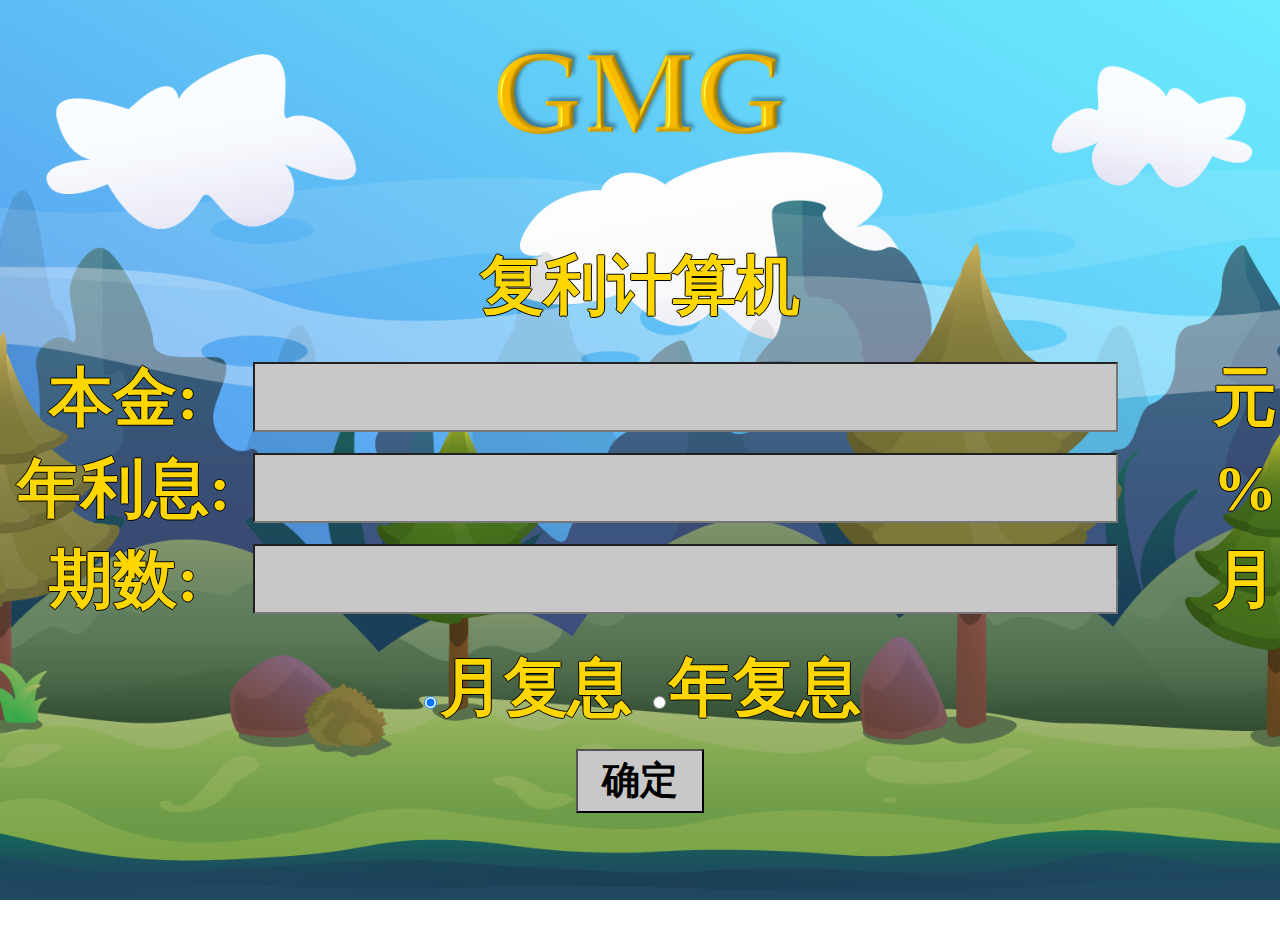
<file: GMG/compound_interest_calculator.html>
<!DOCTYPE html>
<html lang="zh-Hant">
<head>
	<meta charset="UTF-8" name="viewport" content="width=device-width, initial-scale=1.0">
<title>复利计算机</title>
<link rel="stylesheet" type="text/css" href="style.css">
</head>
<body>


<img id="icon" src="icon.png">

<p id="title">复利计算机</p>


<table>
	<tr>
		<th class="col1">本金:<th>
		<td class="col2"><input type="text" name="original" id="original"><th>
		<td class="col3">元</td>
	</tr>		
	<tr>
		<th class="col1">年利息:<th>
		<td class="col2"><input type="text" name="interest" id="interest"><th>
		<td class="col3">%</td>
	</tr>		
	<tr>
		<th class="col1">期数:<th>
		<td class="col2"><input type="text" name="period" id="period"><th>
		<td class="col3" id="period_option">月</td>
	</tr>		
</table>
<br>

<div class="options">
	<label>
		<input type="radio" name="options" id="option1" value="monthly" onclick="choose(this.value)"checked>月复息
	</label>
	<label>
		<input type="radio" name="options" id="option1" value="yearly" onclick="choose(this.value)">年复息
	</label>
</div>
<br>


<div class="confirm">
	<button id="confirm_button" onclick="calculate()">
	确定
	</button>

</div>

<div class="output">
	<p id=output1></p>
	<p id=output2></p>
</div>	



<script>
var method=0;
var answer=0;
function choose(option) {
	if (option=="monthly"){
		method=0;
		document.getElementById("period_option").innerHTML="月";

	}
	else{
		method=1;
		document.getElementById("period_option").innerHTML="年";
	}
}



function calculate(){
	var a= parseInt(document.getElementById("original").value);
	var b= parseInt(document.getElementById("interest").value);
	var c= parseInt(document.getElementById("period").value);
	b=b/100;

	var r;
	var anw;

	if (method==0){
		r=(1+b/12);
		r=Math.pow(r,c);
	}
	else{
		r=(1+b);
		r=Math.pow(r,c);
	}
	answer=a*r;
	answer=answer.toFixed(2);
	show();
}

function show(){
	var unit;
	if (method==0){
		unit="个月后:"
	}
	else{
		unit="年后:"
	}
	document.getElementById("output1").innerHTML=parseInt(document.getElementById("period").value)+unit;
	document.getElementById("output2").innerHTML=answer+"元";
}


</script>






</body>
</html>
</file>
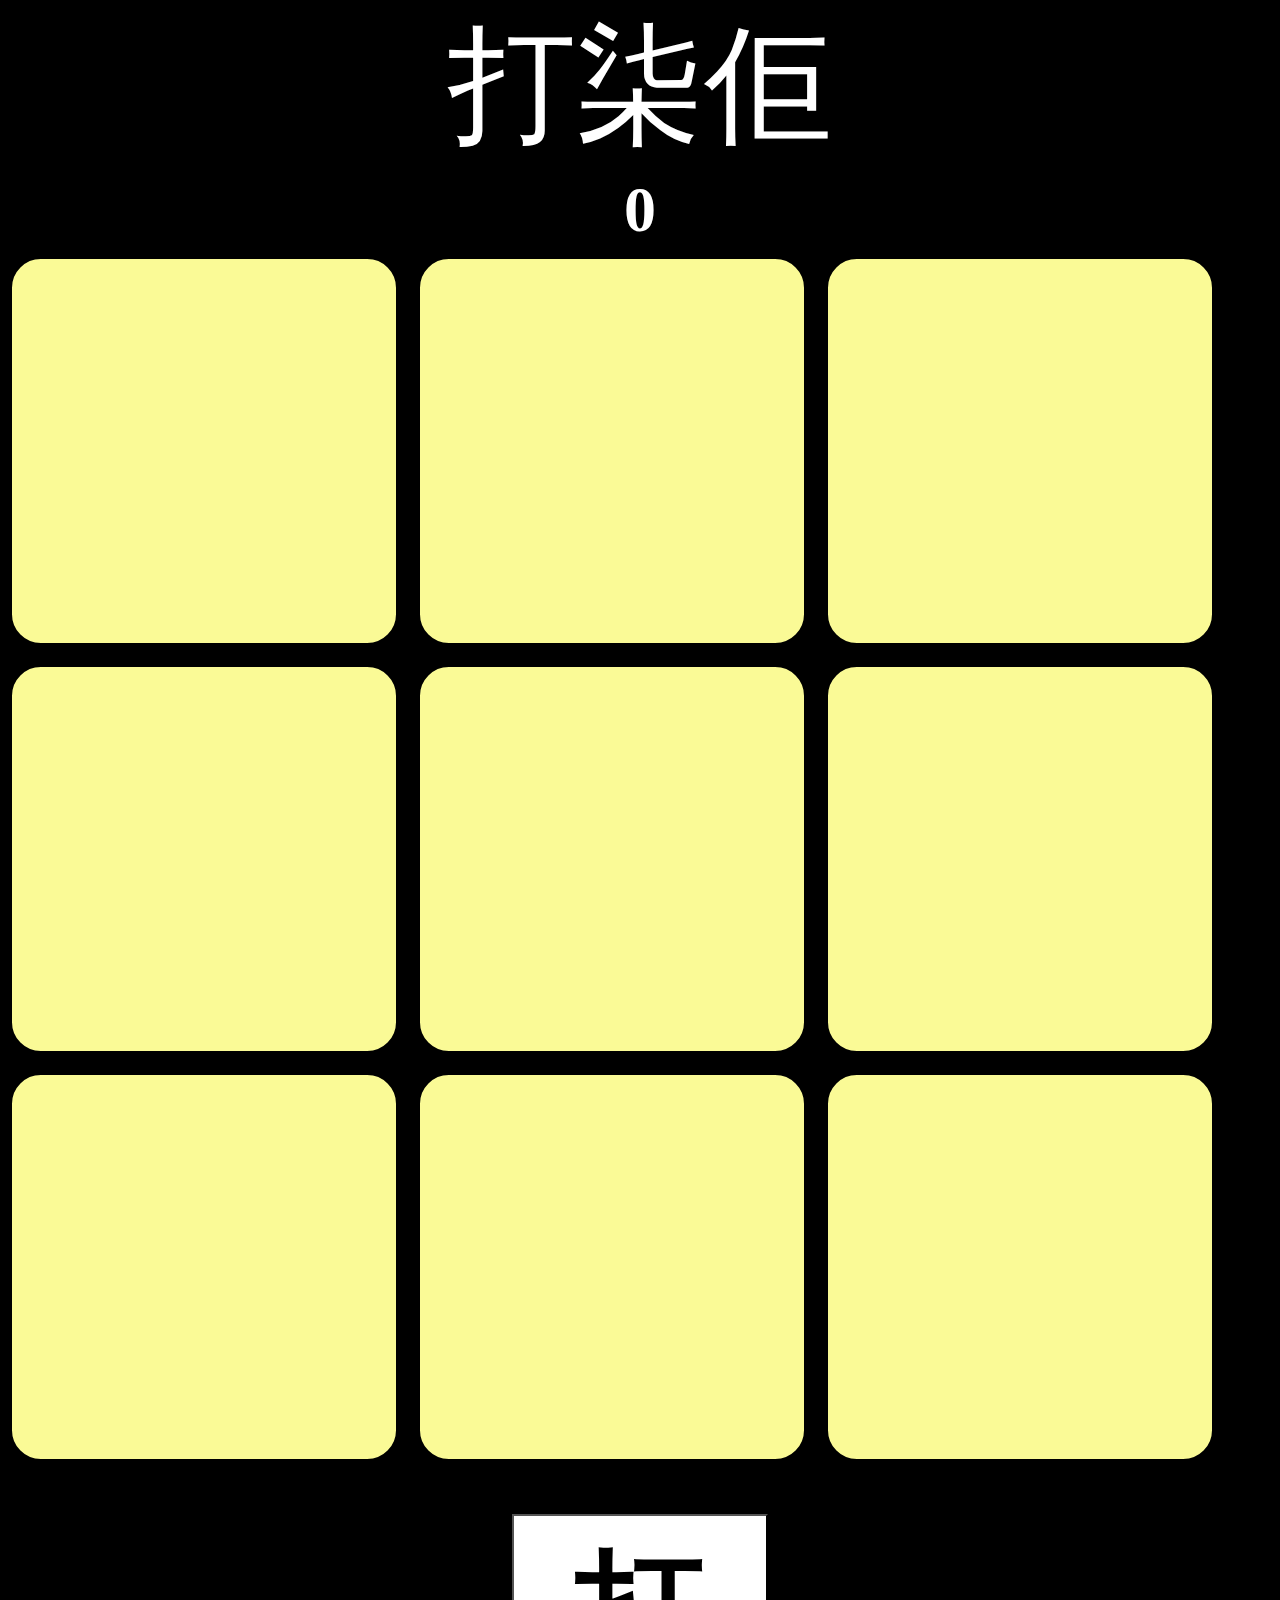
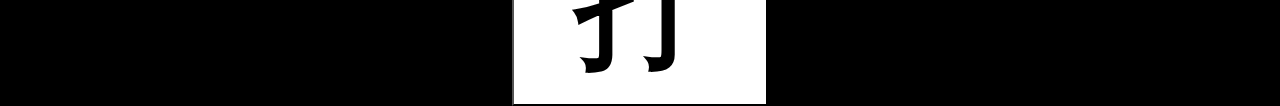
<file: minigame/hammer_game/hammer_game.html>
<!DOCTYPE html>
<html lang="en">
<head>
	<meta charset="UTF-8" name="viewport" content="width=device-width, initial-scale=1.0">
	<title>Hammer Game</title>

<script src="https://ajax.googleapis.com/ajax/libs/jquery/3.4.1/jquery.min.js"></script>

<script>
	var timeRemaining = 3;
	var timeToShowMonster = 2000;   
    var timeToHideMonster = 2000;   
    var hideMonsterTimeout;  
    var showMonsterTimeout;      
    var life = 3;
    var score=0;
    var ready=0;
	$(document).ready(function() {
        $("#monster").hide();
    });
	function countDown() {
		document.getElementById("message").innerHTML=timeRemaining;
        timeRemaining=timeRemaining-1;
        if (timeRemaining>0){
            showMonsterTimeout=setTimeout(countDown,1000);
        }
        else{
            showMonsterTimeout=setTimeout(startGame,1000);
        }
    }
    function startGame() {
    	document.getElementById("message").innerHTML="打";
        setTimeout(showMonster,timeToShowMonster);
        document.getElementById("score").textContent=score;
        if (ready==0){
        	$("#monster").on("click", function() {
		            clearTimeout(hideMonsterTimeout);
		            $("#monster").hide();
		            showMonsterTimeout=setTimeout(showMonster,timeToHideMonster);
		            score=score+1;
		            document.getElementById("score").textContent=score;
		            if (timeToHideMonster>1000){
		            	timeToHideMonster=timeToHideMonster-50;
		            	timeToShowMonster=timeToShowMonster-50;                            
		            }
        	});
        	ready=1;
        }   
    }
    function showMonster() {
    	document.getElementById("message").innerHTML="打柒佢";
        var r=Math.floor(Math.random()*9);
        var div = $(".hole").eq(r);
        $("#monster").appendTo(div);
        $("#monster").show();
        hideMonsterTimeout=setTimeout(hideMonster,timeToHideMonster);
    }
    function hideMonster() {
        life=life-1;
        if (life==2){
            $(".hole").css("background-color", "rgb(250,200,150");
        }
        else if (life==1){
            $(".hole").css("background-color", "rgb(250,150,150");
        }    
        if (life==0){
        	document.getElementById("message").innerHTML="爽";
        }
        $("#monster").hide();
        if (life>0){
            showMonsterTimeout=setTimeout(showMonster,timeToShowMonster);
        }        
    }

    function reset(){
    	clearTimeout(hideMonsterTimeout);
    	clearTimeout(showMonsterTimeout);
    	timeRemaining = 3;
		timeToShowMonster = 2000;   
	    timeToHideMonster = 2000;   
	    life = 3;
	    score=0;
    	setTimeout(countDown,1000);
    	$(".hole").css("background-color", "rgb(250,250,150");
    	document.getElementById("score").textContent=score;
    }


</script>

<style>
html,body,button,p,h1{margin: 0;background-color: black;text-align: center;}
#score{font-weight: bold;font-size: 5vw;color: white;text-align: center;}
.game_area{
    bottom:10vw;
	width: 99vw;
	height: 99vw;
	text-align: center;
}
.hole{
	text-align: center;
	color: white;
	width: 30vw;
	height: 30vw;
	float: left;
	background-color: rgb(250,250,150);
	border:1vw solid black;
	border-radius: 10%;
}

#monster{
	height: 100%;
	width: 100%;
}
#message{
	font-size: 10vw;
	color: white;
	text-align: center;
}

#start_button{
	text-align: center;
	width: 20vw;
	height: 15vw;
	font-size: 10vw;
	font-weight: bold;
	color: start;
	background-color: white;
}


</style>
</head>
<body>
<p id="message">打柒佢</p>
<h1 id="score">0</h1>
<div class="game_area">
	<div class="hole">
		<img id="monster" src="monster.png" alt="No Monster">
	</div> 
	<div class="hole"></div> 
	<div class="hole"></div> 
	<div class="hole"></div> 
	<div class="hole"></div> 
	<div class="hole"></div> 
	<div class="hole"></div> 
	<div class="hole"></div> 
	<div class="hole"></div> 
</div>
<button id="start_button" onclick="reset()">打</button>


</body>
</html>
</file>
<file: GMG/style.css>
html { 
  background: url(background.png) no-repeat center center fixed; 
  -webkit-background-size: cover;
  -moz-background-size: cover;
  -o-background-size: cover;
  background-size: cover;
  margin: 0;
  padding: 0;
}

body{
	margin: 0;
	padding: 0;
}


#icon{
	display: block;
	margin-left: auto;
	margin-right: auto;
	width: 25vw;
}
#title{
	height: 5vh;
	font-size:5vw;
	text-align: center;
	font-weight: bold;
	margin: 5vw;
	color:gold;
	font-family: Snell Roundhand, cursive;
	text-shadow: -1px 0 black, 0 1px black, 1px 0 black, 0 -1px black;
}

table{
	width: 100%;
}

#original, #interest, #period{
	width: 90%;
	height: 5vw;
	background-color:rgb(200,200,200); 
	color: rgb(0,0,0);
	font-weight: 5vw;
}

.col1, .col3{
	width: 20%;
	font-size:5vw;
	vertical-align: sub;
	font-weight: bold;
	color:gold;
	font-family: Snell Roundhand, cursive;
	text-shadow: -1px 0 black, 0 1px black, 1px 0 black, 0 -1px black;
}
.col2{
	width: 80%;
}

.options{
	text-align: center;
	font-size: 5vw;
	font-weight: bold;
	color:gold;
	font-family: Snell Roundhand, cursive;
	text-shadow: -1px 0 black, 0 1px black, 1px 0 black, 0 -1px black;
}

.confirm{
	text-align: center;	
	height: 20vh;
}

#confirm_button{
	width: 10vw;
	height: 5vw;
	font-size: 3vw;
	font-weight: bold;
	color:black;
	font-family: Snell Roundhand, cursive;
	background-color: rgb(200,200,200);
}


#output1,#output2{
	text-align: center;
	font-size: 10vw;
	font-weight: bold;
	color:gold;
	font-family: Snell Roundhand, cursive;
	text-shadow: -1px 0 black, 0 1px black, 1px 0 black, 0 -1px black;
}
p {margin: 0;}
</file>
